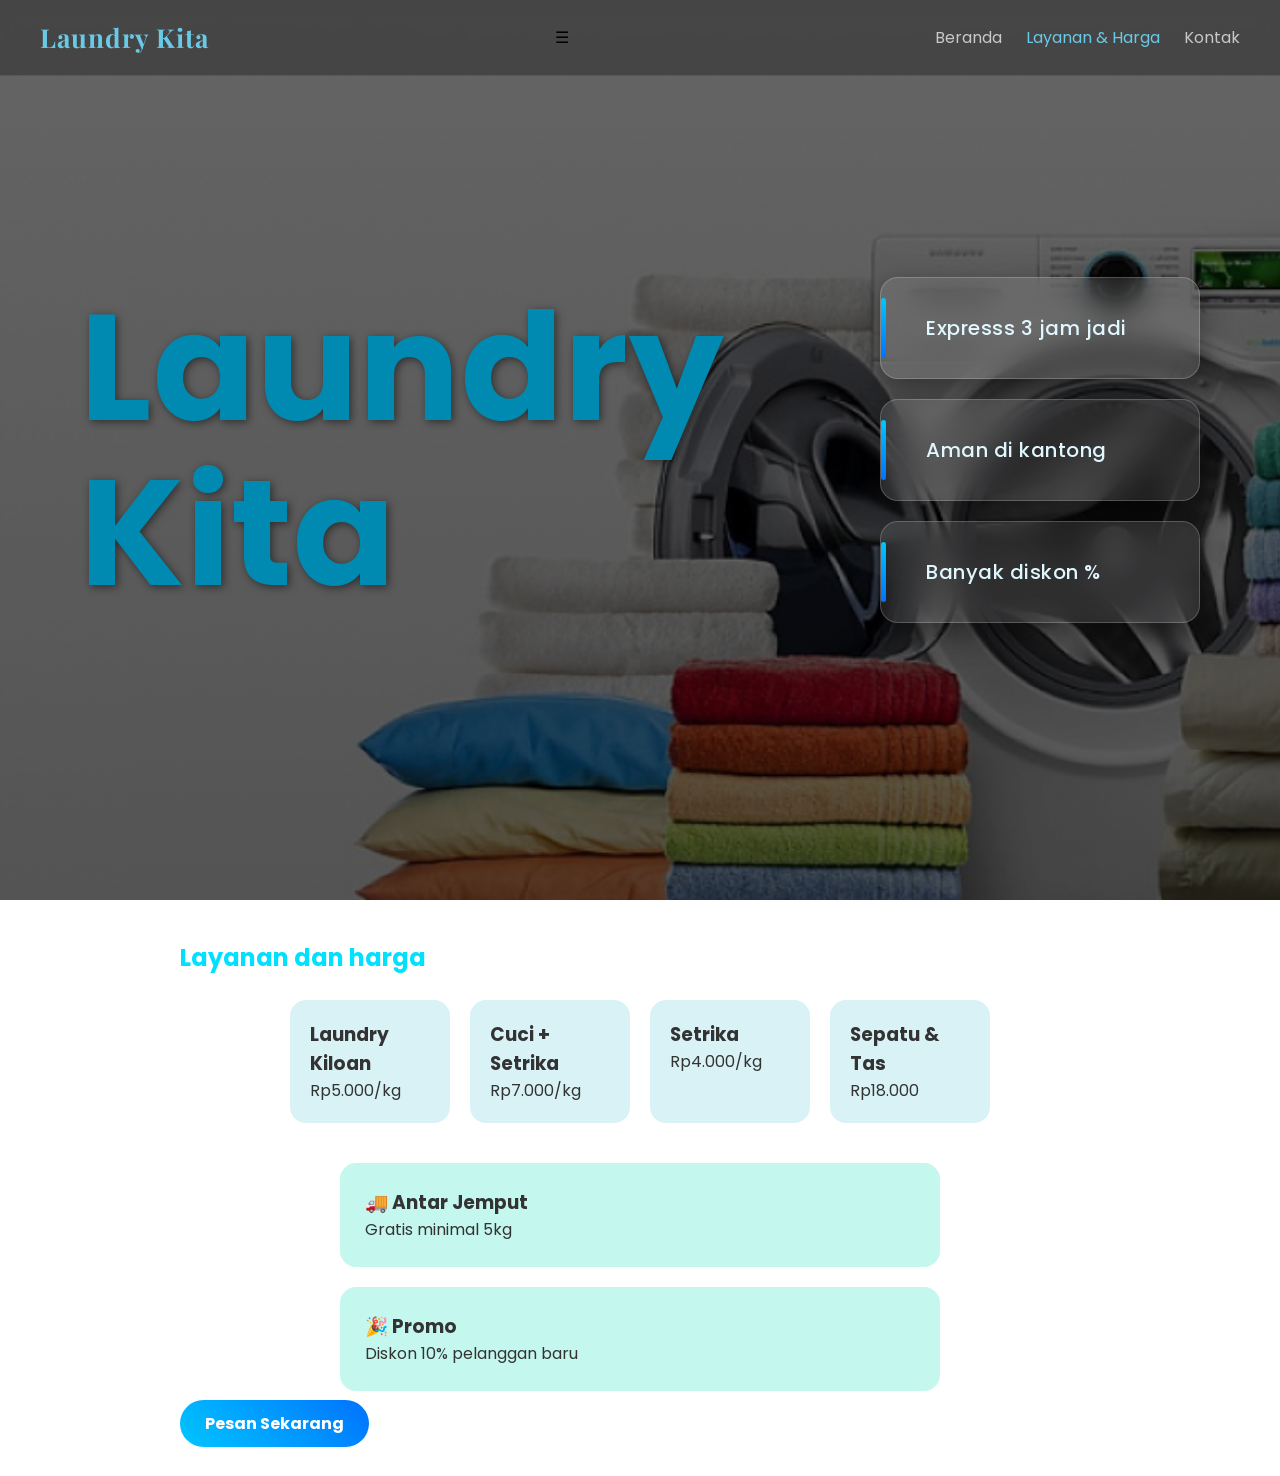
<file: about.html>
<!DOCTYPE html>
<html lang="id">
<head>
  <meta charset="UTF-8">
  <title>Laundry Kita | Tentang Kami</title>
  <link href="https://fonts.googleapis.com/css2?family=Playfair+Display:wght@500;600;700&family=Poppins:wght@300;400;500&display=swap" rel="stylesheet">
  <link rel="stylesheet" href="style.css">
</head>
<body class="fade">

<header>
  <div class="logo">Laundry Kita</div>
  <div class="hamburger" onclick="toggleMenu()">☰</div>
  <nav id="nav">
    <a href="index.html">Beranda</a>
    <a href="about.html" class="active">Layanan & Harga</a>
    <a href="contact.html">Kontak</a>
  </nav>
</header>

<section class="hero-layanan">
  <div class="hero-text">
    <h1>Laundry Kita</h1>
  </div>
  <div class="hero-right">
  <div class="info-card">
    <p>Expresss 3 jam jadi</p>
  </div>

  <div class="info-card">
    <p>Aman di kantong</p>
  </div>

  <div class="info-card">
    <p>Banyak diskon %</p>
  </div>
</div>
</section>

<section class="layanan-putih">
<div class="container">
<h1 class="h1">Layanan dan harga</h1>
<br>
    <!-- CARD KECIL -->
    <div class="harga-grid">
      <div class="harga-card">
        <h3>Laundry Kiloan</h3>
        <p>Rp5.000/kg</p>
      </div>

      <div class="harga-card">
        <h3>Cuci + Setrika</h3>
        <p>Rp7.000/kg</p>
      </div>

      <div class="harga-card">
        <h3>Setrika</h3>
        <p>Rp4.000/kg</p>
      </div>

      <div class="harga-card">
        <h3>Sepatu & Tas</h3>
        <p>Rp18.000</p>
      </div>
    </div>

    <!-- ANTAR JEMPUT -->
    <div class="info-box">
      <h3>🚚 Antar Jemput</h3>
      <p>Gratis minimal 5kg</p>
    </div>

    <!-- PROMO -->
    <div class="info-box">
      <h3>🎉 Promo</h3>
      <p>Diskon 10% pelanggan baru</p>
    </div>

    <a href="contact.html" class="btn">Pesan Sekarang</a>

  </div>
</section>

<script src="script.js"></script>
</body>
</html>
</file>
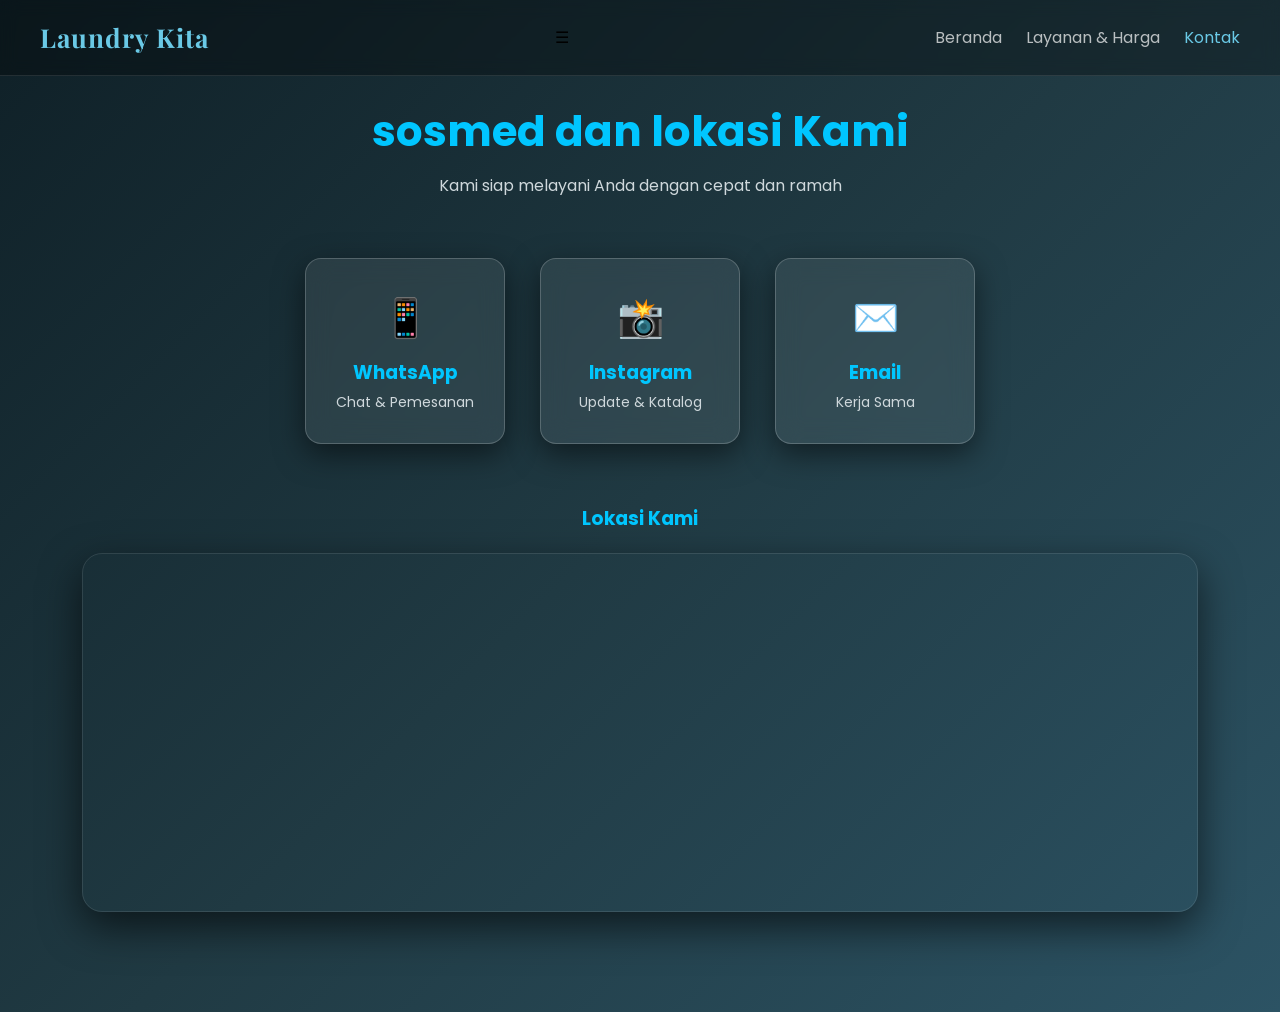
<file: contact.html>
<!DOCTYPE html>
<html lang="id">
<head>
  <meta charset="UTF-8">
  <title>Laundry Kita | Kontak</title>

  <link href="https://fonts.googleapis.com/css2?family=Playfair+Display:wght@500;600;700&family=Poppins:wght@300;400;500&display=swap" rel="stylesheet">
  <link rel="stylesheet" href="style.css">
</head>

<body class="fade">

<header>
  <div class="logo">Laundry Kita</div>
  <div class="hamburger" onclick="toggleMenu()">☰</div>
  <nav id="nav">
    <a href="index.html">Beranda</a>
    <a href="about.html">Layanan & Harga</a>
    <a href="contact.html" class="active">Kontak</a>
  </nav>
</header>

<section class="contact">

  <h2>sosmed dan lokasi Kami</h2>
  <p class="contact-desc">
    Kami siap melayani Anda dengan cepat dan ramah
  </p>

  <!-- CARD CONTACT -->
  <div class="contact-box">

    <a href="https://wa.me/6285185454200" target="_blank" class="contact-item">
      <span>📱</span>
      <h3>WhatsApp</h3>
      <p>Chat & Pemesanan</p>
    </a>

    <a href="https://instagram.com/ffralaa_" target="_blank" class="contact-item">
      <span>📸</span>
      <h3>Instagram</h3>
      <p>Update & Katalog</p>
    </a>

    <a href="mailto:faraauliaa6@gmail.com" target="_blank" class="contact-item">
      <span>✉️</span>
      <h3>Email</h3>
      <p>Kerja Sama</p>
    </a>

  </div>

  <!-- MAP -->
  <div class="map-wrapper">
    <h3>Lokasi Kami</h3>

    <div class="map-container">
      <iframe 
        src="https://www.google.com/maps/embed?pb=!1m18!1m12!1m3!1d525.2006516607181!2d109.64040114228094!3d-6.9125957265994815!2m3!1f0!2f0!3f0!3m2!1i1024!2i768!4f13.1!3m3!1m2!1s0x2e7026b8b20bdee7%3A0x2797cf05a47405c0!2sCurug%2C%20Kec.%20Tirto%2C%20Kabupaten%20Pekalongan%2C%20Jawa%20Tengah!5e1!3m2!1sid!2sid!4v1775016918809!5m2!1sid!2sid"
        loading="lazy">
      </iframe>
    </div>
  </div>

</section>

<script src="script.js"></script>
</body>
</html>
</file>
<file: style.css>
/* ================= RESET ================= */
* {
  margin: 0;
  padding: 0;
  box-sizing: border-box;
}

/* ================= BODY ================= */
body {
   font-family: 'Poppins', sans-serif;
  background-color: #ffffff;
}

/* ================= HEADER ================= */
header {
  position: absolute; /* ⬅️ penting */
  width: 100%;
  top: 0;
  left: 0;
  z-index: 10; /* ⬅️ penting banget */

  display: flex;
  justify-content: space-between;
  align-items: center;
  padding: 20px 40px;

  background: rgba(0, 0, 0, 0.3); /* ⬅️ transparan gelap */
  backdrop-filter: blur(8px);

  border-bottom: 1px solid rgba(255, 255, 255, 0.1);
}

/* LOGO */
.logo {
  font-family: 'Playfair Display', serif;
  font-size: 26px;
  color: #6ac9e6;
  font-weight: 700;
  letter-spacing: 1px;
}

/* NAV */
nav a {
  margin-left: 20px;
  color: rgba(255, 255, 255,0.7);
  text-decoration: none;
  transition: 0.3s;
}
/* warna fitur */
nav a:hover,
nav a.active {
  color: #6ac9e6;
}

/* ================= HERO ================= */

.hero::before {
  z-index: 1;
  content: "";
  position: absolute;
  top: 0;
  left: 0;
  width: 100%;
  height: 150px;

  background: linear-gradient(
    to bottom,
    rgba(0,0,0,0.6),
    transparent
  );
}
/* hero beranda */
.hero {
  backdrop-filter: blur(2px);
  height: 100vh;
  background:
    linear-gradient(rgba(0, 0, 0, 0.5), rgba(0, 0, 0, 0.5)),
    url('gambar/BlogImage.jpg') center/cover no-repeat;
  
  display: flex;
  justify-content: center;
  align-items: center;
  text-align: center;
  position: relative;
   z-index: 2;
}

.hero h1 {
  font-family: 'Playfair Display', serif;
  font-size: 50px;
  color: #ffffff;
  text-shadow: 0 5px 20px rgba(0,0,0,0.7);
  font-family: 'Playfair Display', serif;
}

.hero p {
  margin: 15px 0;
  color: #dddddd;
}

/* HERO HALAMAN LAYANAN */
.hero-layanan {
  height: 100vh;
  background:
    linear-gradient(rgba(0,0,0,0.4), rgba(0,0,0,0.5)),
    url('gambar/48215_840x576.jpg') center/cover no-repeat;
  display: flex;
  justify-content: space-between;    
  align-items: center;

  padding: 0 80px;
}

.hero-layanan::after {
  content: "";
  position: absolute;
  inset: 0;
  background: rgba(0,0,0,0.3);
}

/* TEXT */
.hero-text {
  max-width: 500px;
}

/* JUDUL BESAR */
.hero-text h1 {
  font-size: 150px; /* ⬅️ gede banget */
  font-weight: 700;
  color: #00c6ff; /* warna utama */

  /* efek bayangan tebal */
  text-shadow: 
    2px 2px 8px rgba(0,0,0,0.5); /* ⬅️ lebih halus */

  line-height: 1.1;
  letter-spacing: 1px;
}
/* DESKRIPSI */
.hero-text p {
  font-size: 18px;
  color: #ddd;
}

.hero-right {
  display: flex;
  flex-direction: column;
  gap: 20px;
position: relative;
  z-index: 2;
}

/* CARD */
.info-card {
  background: rgba(255, 255, 255, 0.1); /* ⬅️ transparan */
  backdrop-filter: blur(15px);
  -webkit-backdrop-filter: blur(15px);

  border-left: 4px solid #00c6ff;
  padding: 35px 45px;
  border-radius: 18px;
  width: 320px;

  color: #fff;
  font-weight: 500;

  border: 1px solid rgba(255,255,255,0.2);
  box-shadow: 0 10px 30px rgba(0,0,0,0.4);

  transition: 0.3s;
   position: relative;
}

.info-card:hover {
  transform: translateX(-10px) scale(1.05);
  box-shadow: 0 20px 50px rgba(0,0,0,0.6);
}

.info-card p {
  font-size: 20px;
  letter-spacing: 0.5px;
  color: #e0f7ff;
}

.info-card::before {
  content: "";
  position: absolute;
  left: 0;
  top: 20%;
  width: 5px;
  height: 60%;
  background: linear-gradient(#00c6ff, #0072ff);
  border-radius: 10px;
}

/* HOVER */
.info-card:hover {
  transform: translateX(-10px) scale(1.05);
}

/* BUTTON */
.btn {
 background: linear-gradient(45deg, #00c6ff, #0072ff);
  border: none;
  padding: 12px 25px;
  border-radius: 30px;
  color: white;
  font-weight: bold;
  transition: 0.3s;
  text-decoration: none;
}

.btn:hover {
  background: #6ac9e6;
  color: #0f2027;
  box-shadow: 0 0 15px #00c6ff;
  transform: scale(1.05)
  
}

/* ================= HARGA SECTION ================= */
.harga-section {
  background: linear-gradient(to bottom, #8fb3d9, #cfd8e3);
  padding: 100px 20px;
  text-align: center;
}

.h1 {
  color: #00e0ff;
}
 .container {
  
  max-width: 1000px;
  margin: auto;
  padding: 40px;
  border-radius: 0; /* opsional, biar nggak kelihatan kotak */

  background: #ffffff; /* putih full */
  
  backdrop-filter: none;
  -webkit-backdrop-filter: none;

  border: none;
  box-shadow: none;
}
/* GRID */
.harga-grid {
  display: flex;
  justify-content: center;
  gap: 20px;
  flex-wrap: wrap;
  margin-bottom: 40px;
}

/* CARD KECIL */
.harga-card {
 background: rgba(212, 241, 245, 0.9);
  padding: 20px;
  border-radius: 16px;
  width: 160px;
  transition: 0.4s;
  color: #333;
  position: relative;
  overflow: hidden;
}

.harga-card:hover {
  transform: translateY(-10px) scale(1.07);
  box-shadow: 0 15px 30px rgba(0,0,0,0.3);
}

.harga-card::before {
  content: "";
  position: absolute;
  top: -50%;
  left: -50%;
  width: 200%;
  height: 200%;
  background: linear-gradient(45deg, transparent, rgba(0, 198, 255, 0.3), transparent);
  transform: rotate(25deg);
  opacity: 0;
  transition: 0.5s;
}

.harga-card:hover::before {
  opacity: 1;
}


/* BOX BESAR */
.info-box {
  background: rgba(190, 247, 237, 0.9);
  padding: 25px;
  border-radius: 16px;
  margin: 20px auto;
  max-width: 600px;
  color: #333;
  transition: 0.3s;
}

.info-box:hover {
  transform: scale(1.03);
  box-shadow: 0 10px 25px rgba(0,0,0,0.2);
}

.layanan-box {
  background: rgba(255, 255, 255, 0.15);
  backdrop-filter: blur(15px);
  -webkit-backdrop-filter: blur(15px);
  border-radius: 20px;
  border: 1px solid rgba(255,255,255,0.2);
  box-shadow: 0 8px 32px rgba(0,0,0,0.2);
  animation: fadeIn 1s ease;
}

.service-card {
  transition: all 0.3s ease;
  cursor: pointer;
}

.service-card:hover {
  transform: translateY(-10px) scale(1.05);
  box-shadow: 0 10px 25px rgba(0,0,0,0.2);
}

/* ================= CONTACT ================= */
.contact {
  min-height: 100vh;
  padding: 100px 20px;
  text-align: center;

  background: linear-gradient(135deg, #0f2027, #203a43, #2c5364);
  color: #fff;
}

.contact h2 {
   font-size: 42px;
  color: #00c6ff;
}

.contact-desc {
  margin-top: 10px;
  color: #cfd8dc;
}


/* CARD CONTACT */
.contact-box {
  margin-top: 60px;
  display: flex;
  justify-content: center;
  gap: 35px;
  flex-wrap: wrap;
}

.contact-card {
  background: #706964;
  width: 220px;
  padding: 30px 20px;
  border-radius: 14px;
  text-decoration: none;
  color: #eee;
  transition: 0.4s;
}

.contact-card:hover {
  transform: translateY(-10px);
  box-shadow: 0 10px 30px rgba(255, 255, 255, 0.5);
}

.contact-item {
  width: 200px;
  padding: 30px 20px;
  border-radius: 16px;

  background: rgba(255, 255, 255, 0.08);
  backdrop-filter: blur(12px);
  -webkit-backdrop-filter: blur(12px);

  text-decoration: none;
  color: #fff;

  transition: 0.3s;
  box-shadow: 0 10px 30px rgba(0, 0, 0, 0.5);
  border: 1px solid rgba(255,255,255,0.2);
}


.contact-item:hover {
  transform: translateY(-10px) scale(1.05);
  background: rgba(255, 255, 255, 0.15);
}

/* ================= MAP ================= */
.map-wrapper {
  margin-top: 60px;
}

.map-wrapper h3 {
  margin-bottom: 20px;
  color: #00c6ff;
}

/* MAP BOX */
.map-container {
  width: 90%;
  margin: auto;
  border-radius: 20px;
  overflow: hidden;

  box-shadow: 0 15px 40px rgba(0,0,0,0.6);
  border: 1px solid rgba(255,255,255,0.1);
}
.map-container iframe {
  width: 100%;
  height: 350px;
  border: none;
}



/* ================= SCROLL ================= */
::-webkit-scrollbar {
  width: 8px;
}

::-webkit-scrollbar-track {
  background: #1f140c;
}

::-webkit-scrollbar-thumb {
  background: linear-gradient(180deg, #00c6ff, #0072ff);
  border-radius: 10px;
}

::-webkit-scrollbar-thumb:hover {
  background: linear-gradient(180deg, #00e0ff, #0090ff);
}

/* ICON */
.contact-item span {
  font-size: 38px;
  display: block;
  margin-bottom: 12px;
}

/* TEXT */
.contact-item h3 {
  color: #00c6ff;
  margin-bottom: 5px;
}

.contact-item p {
  font-size: 14px;
  color: #cfd8dc;
}

/* ================= ANIMATION ================= */
.fade {
  animation: fadeIn 0.8s ease;
}

@keyframes fadeIn {
  from {
    opacity: 0;
    transform: translateY(30px);
  }
  to {
    opacity: 1;
    transform: translateY(0);
  }
}

/* ================= RESPONSIVE ================= */
@media(max-width: 768px) {
  nav {
    display: none;
    position: absolute;
    top: 70px;
    right: 40px;
    background: #111;
    padding: 20px;
  }

  nav a {
    display: block;
    margin: 10px 0;
  }
}
</file>
